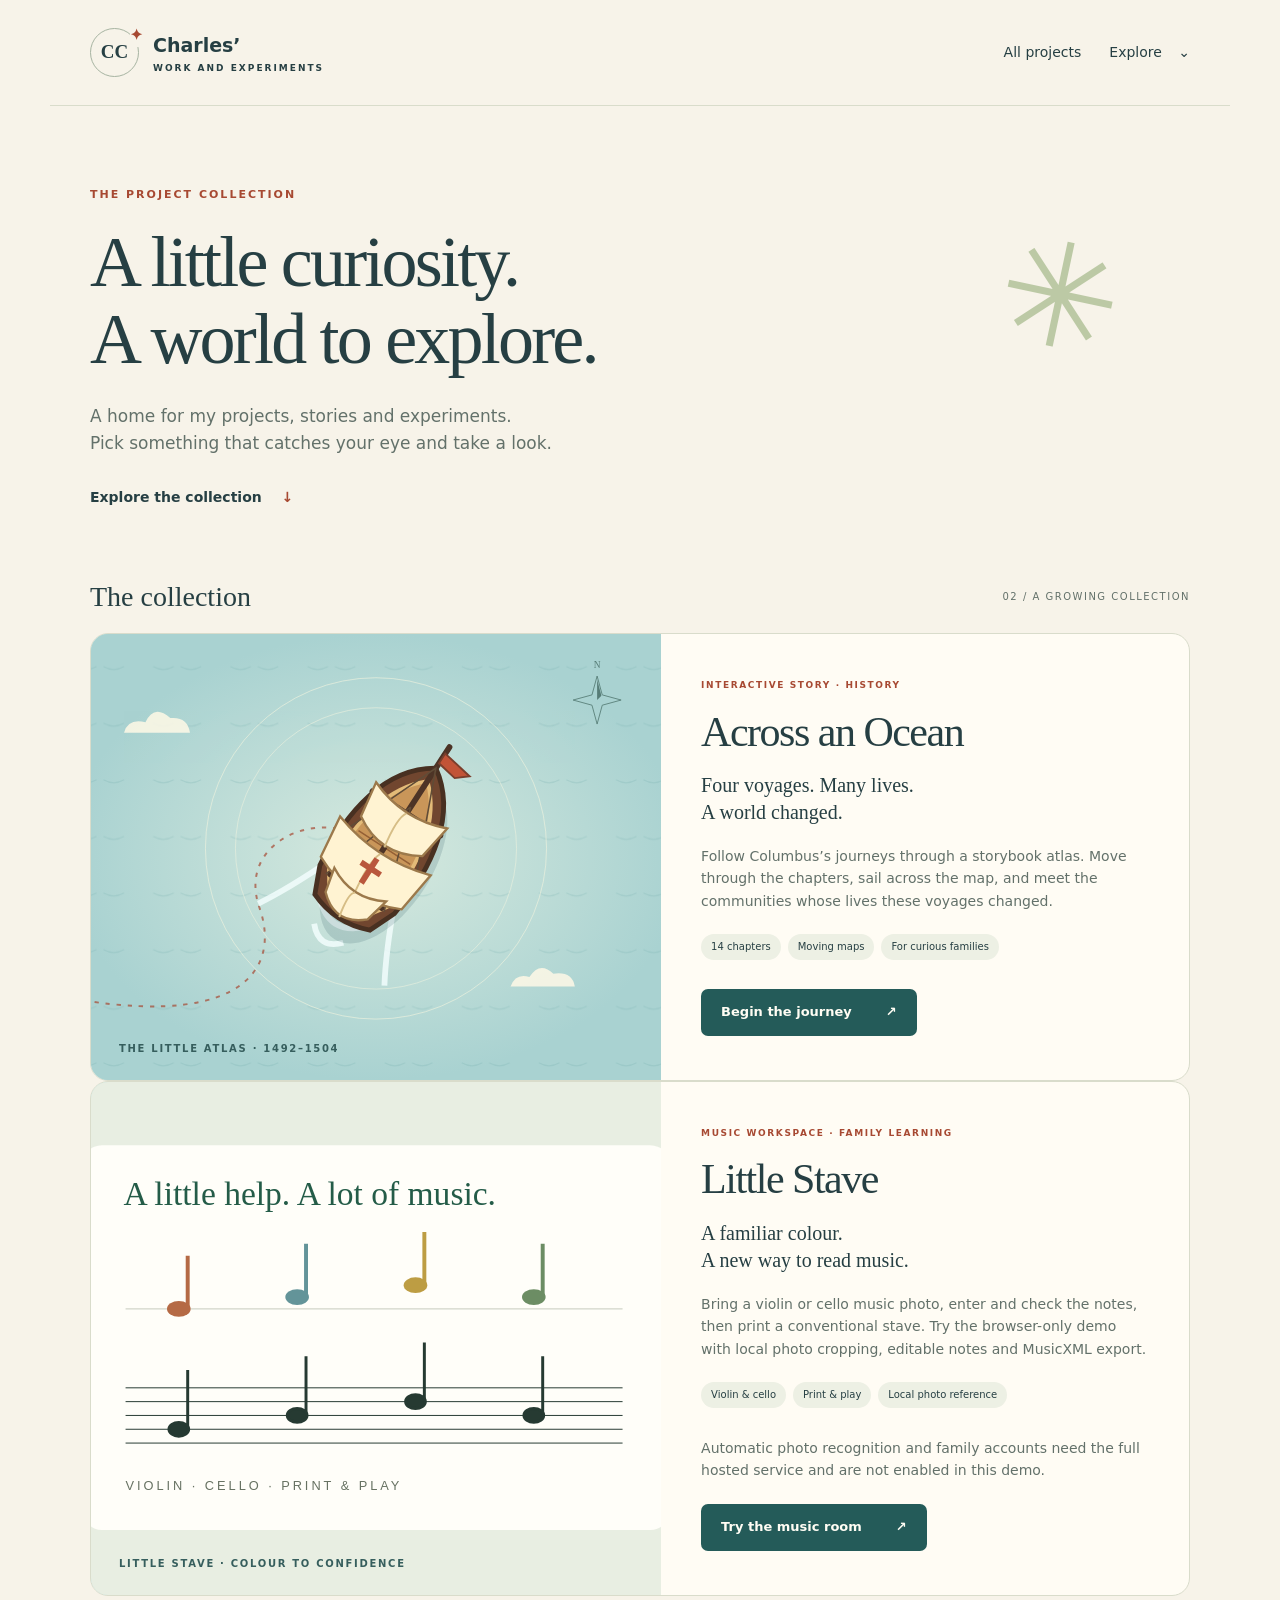
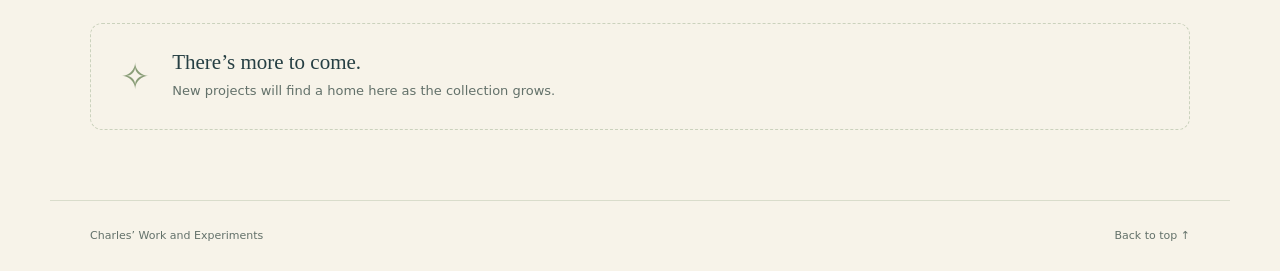
<file: index.html>
<!doctype html>
<html lang="en-GB">
<head>
  <meta charset="utf-8">
  <meta name="viewport" content="width=device-width, initial-scale=1">
  <meta name="description" content="Explore Charles Clarke’s collection of interactive stories and projects. Begin with Across an Ocean, an illustrated journey through Columbus’s four voyages.">
  <meta name="theme-color" content="#f7f3e9">
  <title>Charles’ Work and Experiments</title>
  <link rel="icon" href="favicon.svg" type="image/svg+xml">
  <link rel="stylesheet" href="styles.css">
</head>
<body>
<a class="skip" href="#main">Skip to content</a>
<header class="header">
  <a class="identity" href="./"><span class="monogram" aria-hidden="true">CC<span>✦</span></span><span>Charles’<small>WORK AND EXPERIMENTS</small></span></a>
  <nav aria-label="Main navigation"><a href="#projects">All projects</a><details class="menu"><summary>Explore <span aria-hidden="true">⌄</span></summary><div class="menu-panel"><a href="https://charlesdclarke.github.io/columbus-voyages/">Across an Ocean<small>Columbus’s four voyages</small></a><a href="little-stave.html">Little Stave<small>From colour to music</small></a></div></details></nav>
</header>
<main id="main">
  <section class="intro" aria-labelledby="welcome"><p class="eyebrow">THE PROJECT COLLECTION</p><h1 id="welcome">A little curiosity.<br>A world to explore.</h1><p>A home for my projects, stories and experiments.<br class="wide"> Pick something that catches your eye and take a look.</p><a class="text-link" href="#projects">Explore the collection <span aria-hidden="true">↓</span></a><span class="intro-star" aria-hidden="true">✳</span></section>
  <section id="projects" aria-labelledby="project-heading"><div class="section-heading"><h2 id="project-heading">The collection</h2><span>02 / A GROWING COLLECTION</span></div>
    <article class="project">
      <a class="art-link" href="https://charlesdclarke.github.io/columbus-voyages/" aria-label="Explore Across an Ocean"><img src="voyage.svg" width="720" height="520" alt="An illustrated wooden sailing ship with cream sails, following a winding route across a turquoise sea."><span class="art-caption">THE LITTLE ATLAS · 1492–1504</span></a>
      <div class="project-copy"><p class="eyebrow">INTERACTIVE STORY · HISTORY</p><h3>Across an Ocean</h3><p class="deck">Four voyages. Many lives.<br>A world changed.</p><p>Follow Columbus’s journeys through a storybook atlas. Move through the chapters, sail across the map, and meet the communities whose lives these voyages changed.</p><ul class="tags" aria-label="Project features"><li>14 chapters</li><li>Moving maps</li><li>For curious families</li></ul><a class="button" href="https://charlesdclarke.github.io/columbus-voyages/">Begin the journey <span aria-hidden="true">↗</span></a></div>
    </article>
<article class="project"><a class="art-link" href="little-stave.html" aria-label="Try Little Stave"><img src="little-stave.svg" width="720" height="520" alt="Coloured music notes becoming a black and white stave."><span class="art-caption">LITTLE STAVE · COLOUR TO CONFIDENCE</span></a><div class="project-copy"><p class="eyebrow">MUSIC WORKSPACE · FAMILY LEARNING</p><h3>Little Stave</h3><p class="deck">A familiar colour.<br>A new way to read music.</p><p>Bring a violin or cello music photo, enter and check the notes, then print a conventional stave. Try the browser-only demo with local photo cropping, editable notes and MusicXML export.</p><ul class="tags" aria-label="Project features"><li>Violin &amp; cello</li><li>Print &amp; play</li><li>Local photo reference</li></ul><p>Automatic photo recognition and family accounts need the full hosted service and are not enabled in this demo.</p><a class="button" href="little-stave.html">Try the music room <span aria-hidden="true">↗</span></a></div></article>
    <aside class="next-note"><span aria-hidden="true">✧</span><div><h3>There’s more to come.</h3><p>New projects will find a home here as the collection grows.</p></div></aside>
  </section>
</main>
<footer><span>Charles’ Work and Experiments</span><a href="#main">Back to top ↑</a></footer>
<script src="menu.js"></script>
</body>
</html>
</file>
<file: styles.css>
:root{--paper:#f7f3e9;--ink:#263f43;--muted:#63716a;--line:#d9dccb;--rust:#a74932;--teal:#245b59}*{box-sizing:border-box}html{scroll-behavior:smooth;scroll-padding-top:24px}body{margin:0;background:var(--paper);color:var(--ink);font-family:system-ui,-apple-system,BlinkMacSystemFont,"Segoe UI",sans-serif;line-height:1.6}a{color:inherit;text-decoration:none}a:focus-visible,summary:focus-visible{outline:3px solid var(--rust);outline-offset:5px}a:hover{text-decoration:underline;text-underline-offset:5px}.header,main,footer{max-width:1180px;margin:auto;padding-inline:40px}.header{display:flex;justify-content:space-between;align-items:center;padding-block:28px;border-bottom:1px solid var(--line);gap:24px}.identity{display:flex;align-items:center;gap:14px;font-size:19px;font-weight:650}.identity small{display:block;font-size:9px;letter-spacing:2px;font-weight:550}.monogram{position:relative;border:1px solid #a7b4a2;border-radius:50%;width:49px;height:49px;display:grid;place-items:center;font-family:Georgia,serif;font-size:19px}.monogram span{position:absolute;font-size:15px;right:-5px;top:-6px;background:var(--paper);color:var(--rust)}nav{display:flex;align-items:center;gap:28px;font-size:14px}summary{cursor:pointer;list-style:none;padding:10px 0}summary::-webkit-details-marker{display:none}summary span{margin-left:12px}.menu{position:relative}.menu-panel{position:absolute;z-index:5;right:0;top:48px;width:245px;background:#fffdf6;border:1px solid var(--line);border-radius:12px;padding:10px;box-shadow:0 14px 32px #263f4314}.menu-panel a{display:block;padding:12px;border-radius:8px;font-weight:650}.menu-panel a:hover{background:#edf0e2}.menu-panel small{display:block;color:var(--muted);font-weight:400;font-size:12px}.intro{padding:80px 0 72px;position:relative}.eyebrow{font-size:11px;font-weight:700;letter-spacing:2px;color:var(--rust);margin:0 0 20px}h1,h2,h3{font-family:Georgia,"Times New Roman",serif;font-weight:400;line-height:1.08}h1{font-size:clamp(44px,5.7vw,72px);letter-spacing:-2.8px;margin:0 0 24px}.intro>p:not(.eyebrow){font-size:17px;color:var(--muted);margin-bottom:27px}.text-link{font-size:14px;font-weight:650}.text-link span{margin-left:15px;color:var(--rust)}.intro-star{position:absolute;right:70px;top:118px;font-size:145px;line-height:1;color:#bcc9a5;transform:rotate(12deg)}.section-heading{display:flex;align-items:center;justify-content:space-between;gap:16px;padding-bottom:21px}.section-heading h2{font-size:28px;margin:0}.section-heading>span{font-size:10px;letter-spacing:1.5px;color:var(--muted)}.project{display:grid;grid-template-columns:1.08fr 1fr;border:1px solid var(--line);border-radius:18px;overflow:hidden;background:#fffcf4}.art-link{position:relative;display:block;background:#badcda;min-height:420px;overflow:hidden}.art-link img{width:100%;height:100%;object-fit:cover;display:block;transition:transform .35s}.art-link:hover img{transform:scale(1.025)}.art-caption{position:absolute;bottom:23px;left:28px;font-size:10px;font-weight:650;letter-spacing:1.7px;color:#365e5d}.project-copy{padding:44px 40px}.project-copy .eyebrow{font-size:9px;letter-spacing:1.6px;margin-bottom:17px}.project-copy h3{font-size:42px;letter-spacing:-1.5px;margin:0 0 17px}.deck{font-size:20px;font-family:Georgia,serif;line-height:1.35;margin:0 0 19px}.project-copy>p:not(.eyebrow):not(.deck){color:var(--muted);font-size:14px;margin:0 0 22px}.tags{list-style:none;display:flex;flex-wrap:wrap;gap:7px;margin:0 0 29px;padding:0}.tags li{font-size:10px;padding:5px 10px;background:#edf0e4;border-radius:20px}.button{display:inline-flex;align-items:center;gap:34px;background:var(--teal);color:#fffdf4;border-radius:7px;padding:13px 20px;font-size:13px;font-weight:650}.button:hover{background:#173f3d;text-decoration:none}.next-note{display:flex;align-items:center;gap:22px;margin:27px 0 70px;padding:24px 29px;border:1px dashed #cbd2bd;border-radius:12px}.next-note>span{font-size:36px;color:#899d77}.next-note h3{font-size:21px;margin:0 0 7px}.next-note p{font-size:13px;color:var(--muted);margin:0}footer{display:flex;justify-content:space-between;border-top:1px solid var(--line);padding-block:26px;font-size:11px;color:var(--muted);gap:20px}.skip{position:fixed;top:-100px;left:12px;padding:12px;background:white;z-index:20}.skip:focus{top:10px}@media(max-width:760px){.header,main,footer{padding-inline:24px}.header{padding-block:20px}.identity{font-size:16px}.identity small{font-size:7px;letter-spacing:1px}.monogram{width:40px;height:40px}nav{gap:18px}nav>a{display:none}.intro{padding:52px 0}.intro-star{right:8px;top:63px;font-size:74px;opacity:.5}h1{font-size:49px;max-width:510px;position:relative;z-index:1}.intro>p:not(.eyebrow){font-size:15px;max-width:400px}.project{grid-template-columns:1fr}.art-link{min-height:0;aspect-ratio:1.55}.project-copy{padding:30px}.section-heading>span{font-size:8px;letter-spacing:1px}.section-heading h2{font-size:25px}.project-copy h3{font-size:38px}.next-note{margin-bottom:46px;padding:20px}.wide{display:none}}@media(max-width:390px){h1{font-size:42px;letter-spacing:-2px}.identity{gap:9px}.header,main,footer{padding-inline:18px}.project-copy{padding:26px}.section-heading>span{max-width:100px;text-align:right}footer{font-size:10px}}@media(prefers-reduced-motion:reduce){html{scroll-behavior:auto}.art-link img{transition:none}}
</file>
